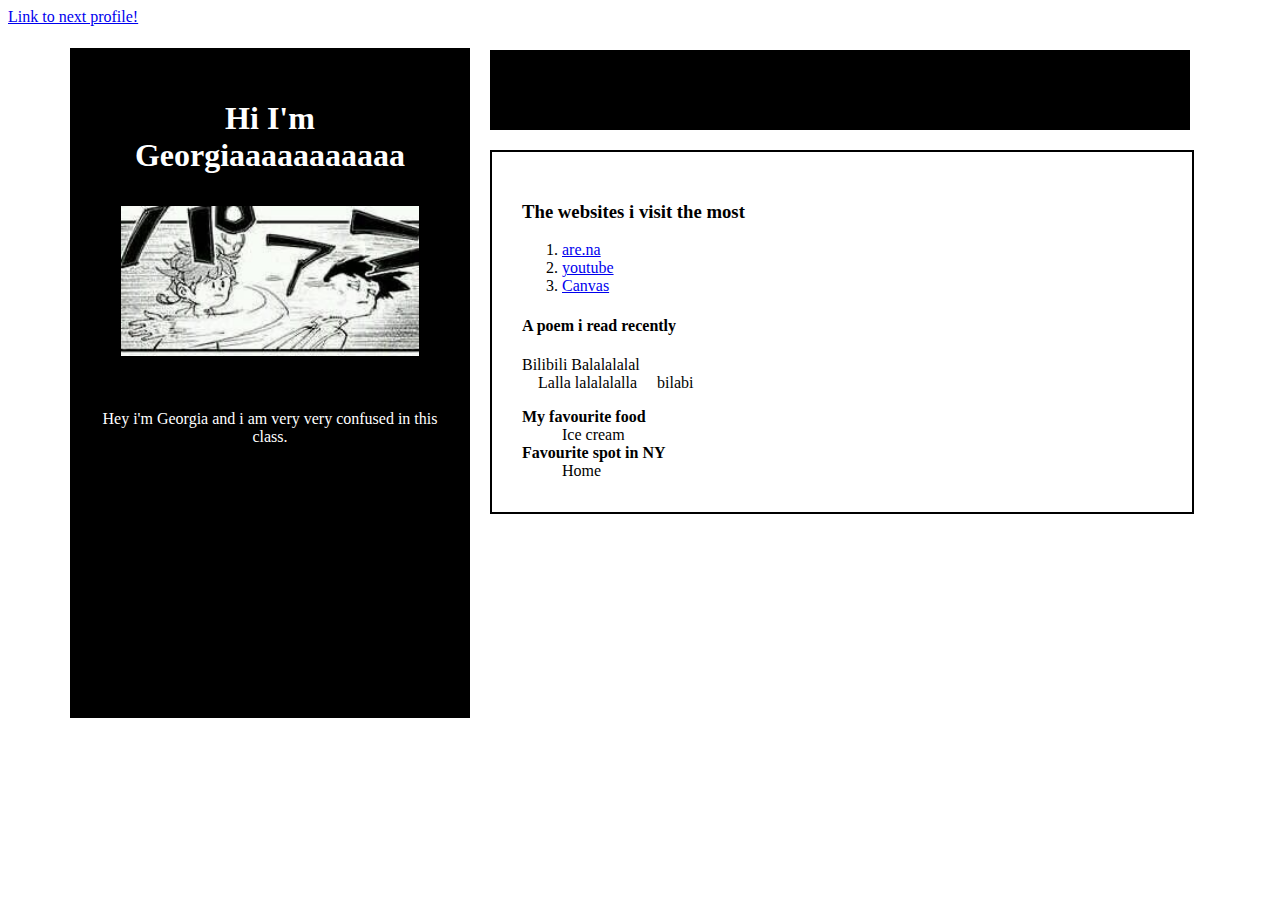
<file: index.html>
<!DOCTYPE html>
<html>
<body style="background-color:white;">
<head>
	<meta charset="utf-8">
	<title>My profile</title>
	<style type="text/css">
	
	.profilebox{
		left:30px;
		position:fixed;
		height:70%;
		width: 360px;
		margin:40px;
		padding:20px;
		background:black;
		box-shadow: black;

	}

	.rightbox{
		position: absolute;
		margin:20px;
		left:470px;
		top:130px;
		width:50%;
		height:300px;
		margin:20px;
		border: black 2px solid;
		padding:30px;
	}

	.tinybox{
		position: absolute;
		margin:20px;
		left:470px;
		top:30px;
		padding:30px;
		background:black;
		width:50%;
		height:20px;

	}
	
	

	</style>
</head>
<body>
	<div class="profilebox">
		<center>
			<h1><p style="color:white">Hi I'm Georgiaaaaaaaaaaa</p></h1>
			<img src="profile.jpg" height="150" alt="profile pic">
			<p> (random pic i found)</p>
			<p>
				<p style="color:white">
				Hey i'm Georgia and i am very very confused in this class.
				</p>
			</p>
		</center>
	</div>

	<div class="rightbox">
		<h3>The websites i visit the most</h3>
		<ol>
			<li><a href="htpps://are.na">are.na</a></li>
			<li><a href="htpps://youtube.com">youtube</a></li>
			<li><a href="https://canvas.newschool.edu">Canvas</a></li>
		</ol>
	
		<h4> A poem i read recently</h4>
		<p>Bilibili Balalalalal<br>
			&emsp;Lalla
			lalalalalla
			&emsp;bilabi
		</p>
	
		<dl>
			<dt><b> My favourite food</b></dt>
			<dd>Ice cream</dd>
	
			<dt><b> Favourite spot in NY</b></dt>
			<dd>Home</dd>

	</div>

	<div class="tinybox">

	</div>

	
	<footer>
		<a href="https://hsharriman.github.io">
		Link to next profile!
		</a>
		
	</dl>
</body>
<!--ni shi da sha gua-->
</html>
</file>
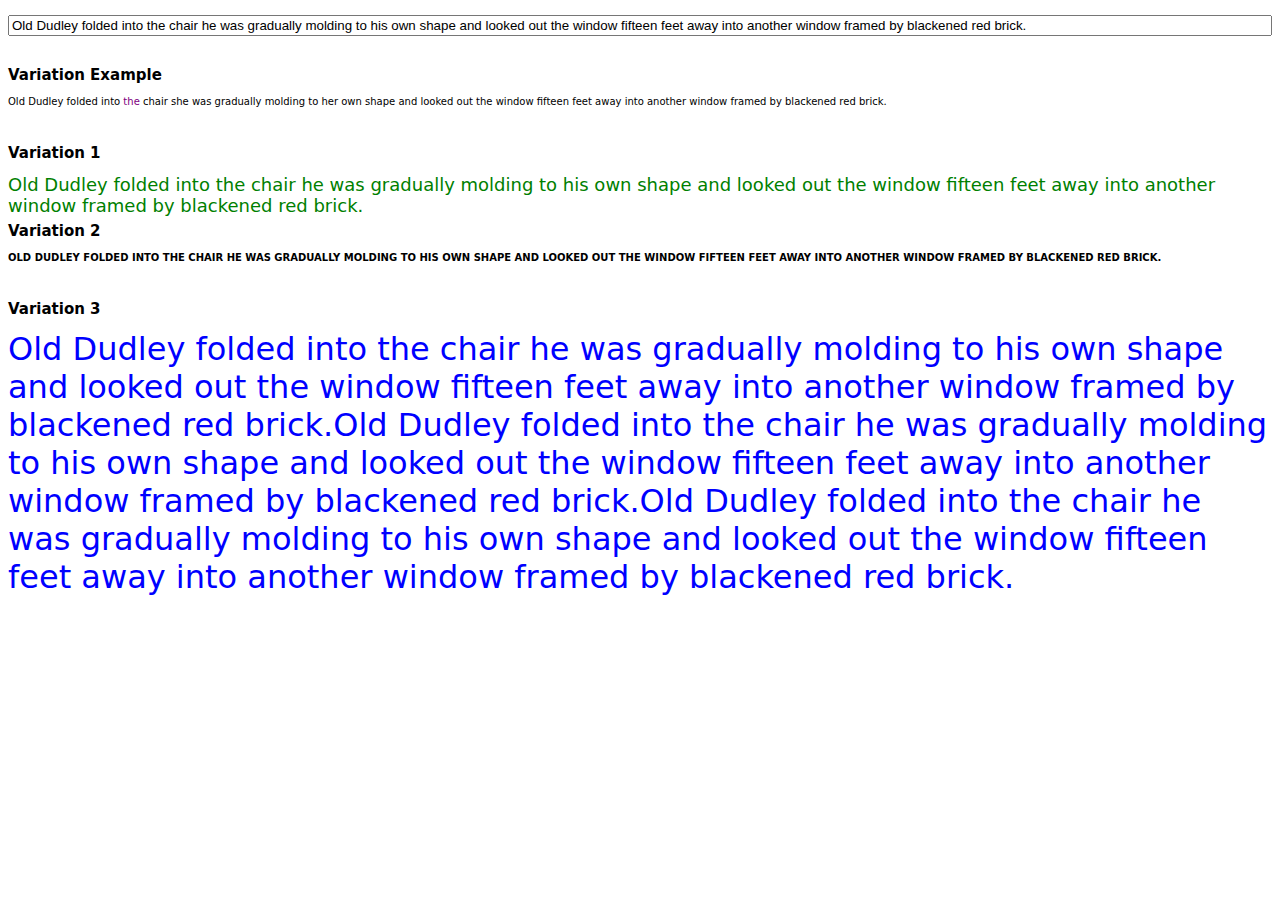
<file: exercisec/index.html>
<!DOCTYPE html>
<html lang="en" dir="ltr">
  <head>
    <meta charset="utf-8">
    <link rel="stylesheet" href="index.css">
    <script type="text/javascript" src="index.js" defer></script>
    <title></title>
  </head>
  <body>
    <main>
      <div class="input-wrapper">
        <input id="sentence" value="Old Dudley folded into the chair he was gradually molding to his own shape and looked out the window fifteen feet away into another window framed by blackened red brick."></input>
      </div>

      <h2>Variation Example</h2>
      <div id="variation-exp" class="sentence"></div>

      <h2>Variation 1</h2>
      <div id="variation-one" class="sentence"></div>

      <h2>Variation 2</h2>
      <div id="variation-two" class="sentence"></div>

      <h2>Variation 3</h2>
      <div id="variation-three" class="sentence"></div>
    </main>
  </body>
</html>
</file>
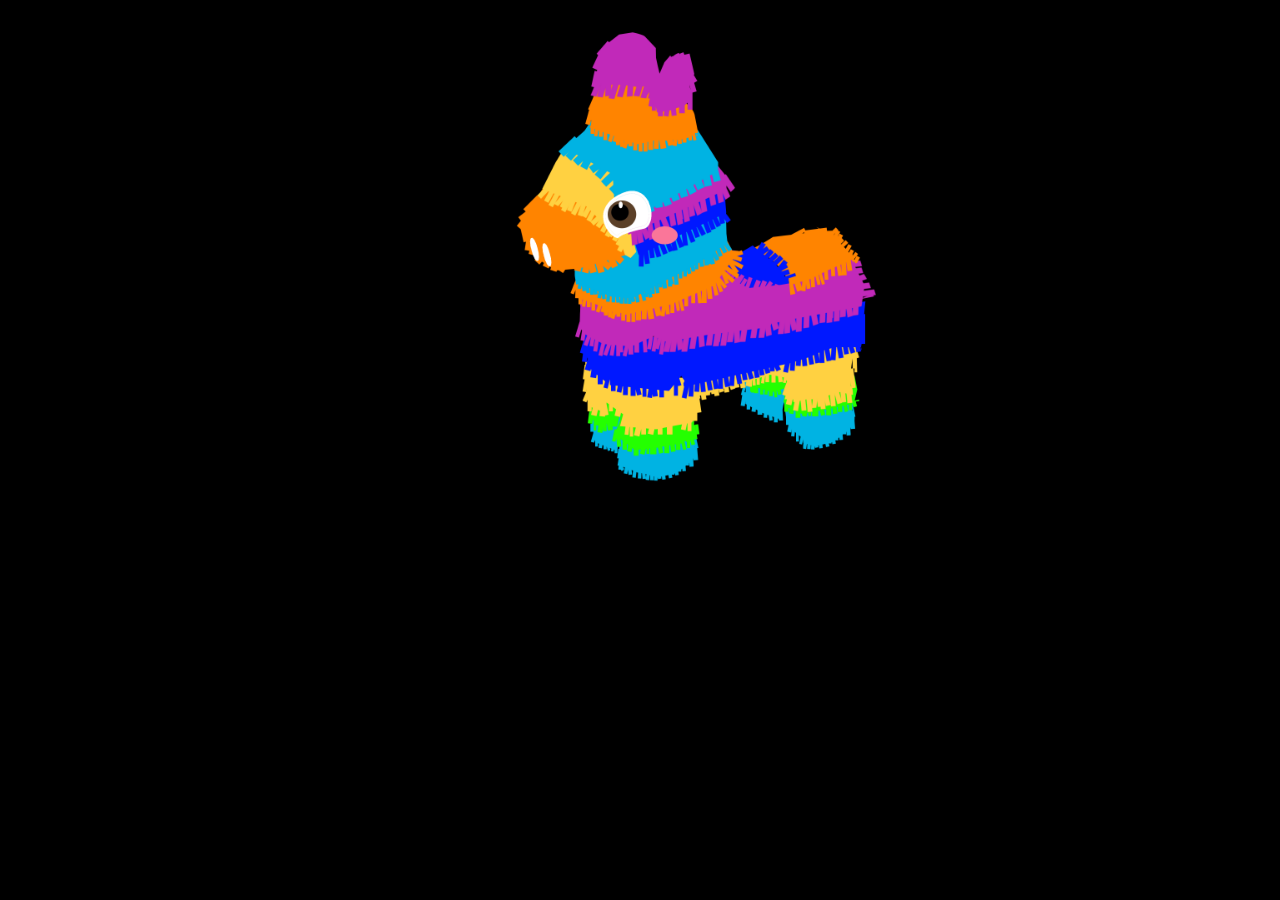
<file: confetti/project2/index.html>
<!doctype html>
<head>
  <title>Type to know your ABCs</title>
  <script src="jquery-3.2.0.min.js"></script>
  <script src="init.js"></script>
  <link rel="stylesheet" type="text/css" href="style.css">
</head>
<body>
 
<body style="background-color:black;"></body>
<div id="container">
  <span id="cursor"></span>
  
</div>

  
<div id="pinata">
  <img src="pinata1.png" id="start" alt="Alternate Text" />
</div>


</body>
</html>
</file>
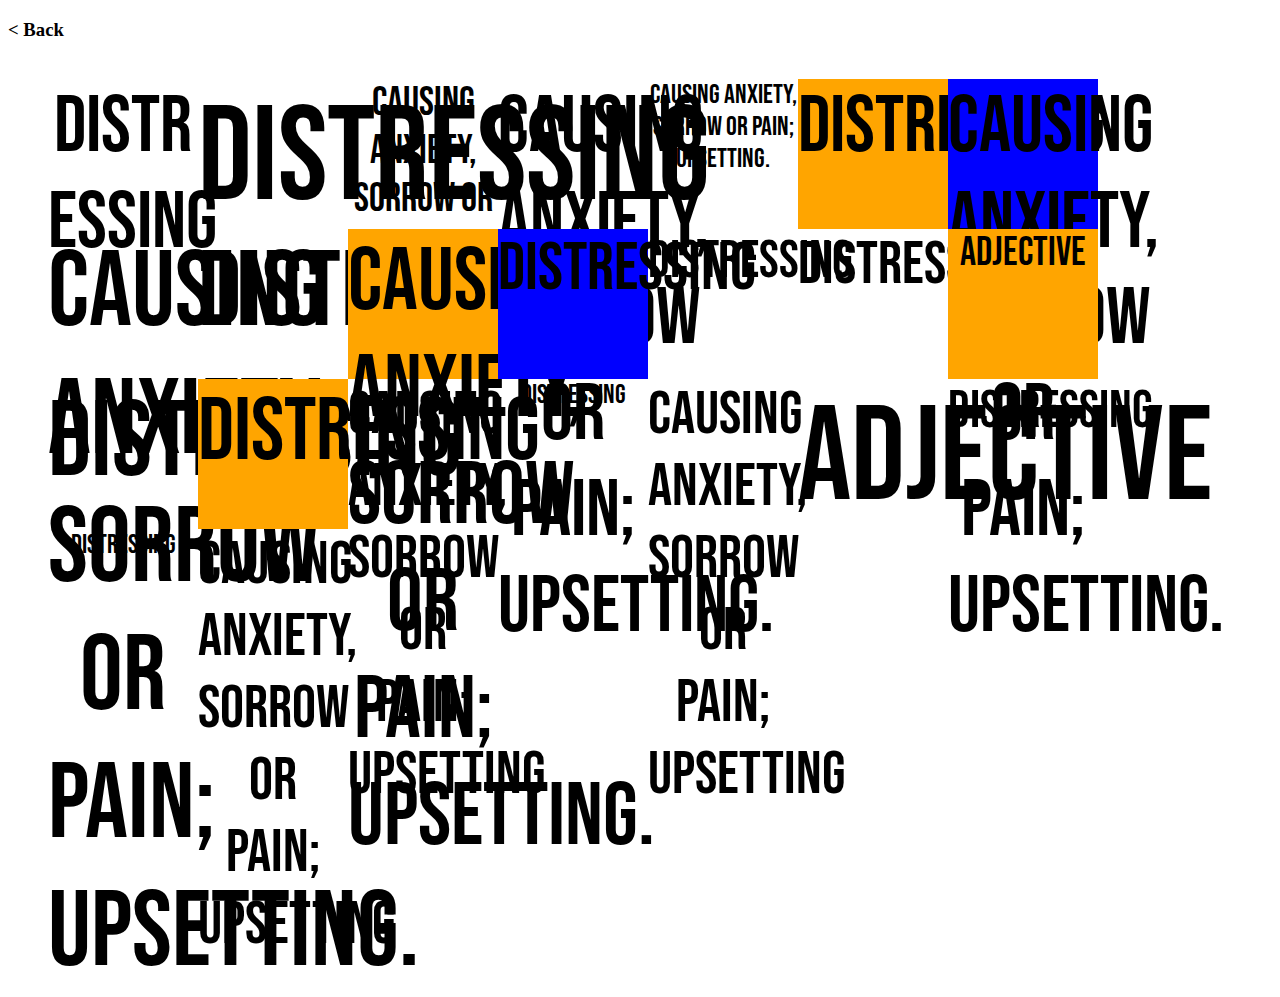
<file: distressingtickles/distressing.html>
<!DOCTYPE html>
<html>
	<head>
		<meta charset="UTF-8">
		<link href="distressing.css" rel="stylesheet"/>

        <title>Distressing</title>
        
        <link href='https://fonts.googleapis.com/css?family=Bebas Neue' rel='stylesheet'>
        
        <style>
        .body{
            cursor: wait;
        }
        </style>


    </head>
    
	<body>

		<a href="homepage.html" style="text-decoration:none;">
			<b>
			<h3>
				<p style="color: black;">
				< Back
				</p>
			</h3>
			</b>
		</a>

<!--Heres where all the chaos starts-->
        <div id="boxframe">
            <div class="cell cell-1">
                DISTR
                ESSING
            </div>

            <div class="cell cell-2">
                DISTRESSING

            </div>

            <div class="cell cell-3">
                causing anxiety, sorrow or pain; upsetting.
            </div>

            <div class="cell cell-4">
                causing anxiety, sorrow or pain; upsetting.

            </div>

            <div class="cell cell-5">
                causing anxiety, sorrow or pain; upsetting.
            </div>

            <div class="cell cell-6">
                Distressing
            </div>
            <div class="cell cell-7">
                causing anxiety, sorrow or pain; upsetting.
            </div>
            
            <div class="cell cell-8">
                causing anxiety, sorrow or pain; upsetting.
            </div>

            <div class="cell cell-8">
                DISTRESSING
            </div>

            <div class="cell cell-10">
                causing anxiety, sorrow or pain; upsetting.
            </div>
            <div class="cell cell-11">
                Distressing
            </div>
            
            <div class="cell cell-12">
                Distressing
            </div>

            <div class="cell cell-13">
                Distressing

            </div>

            <div class="cell cell-14">
                adjective
            </div>
<!--WEIRD CELL SECTION-->
            <div class="cell cell-8">
                DISTRESSING
            </div>
            
            <div class="cell cell-10">
                Distressing
            </div>

            <div class="cell cell-13">
                causing anxiety, sorrow or pain; upsetting

            </div>

            <div class="cell cell-5">
                DISTRESSING
            </div>

            <div class="cell cell-9">
                causing anxiety, sorrow or pain; upsetting
            </div>

            <div class="cell cell-2">
                adjective
            </div>
            
            <div class="cell cell-12">
                Distressing
			</div>

			<div class="cell cell-5">
                DISTRESSING
            </div>

            <div class="cell cell-9">
                causing anxiety, sorrow or pain; upsetting
            </div>
	<!--heres where all the -->

        </div>
    </body>

</html>
</file>
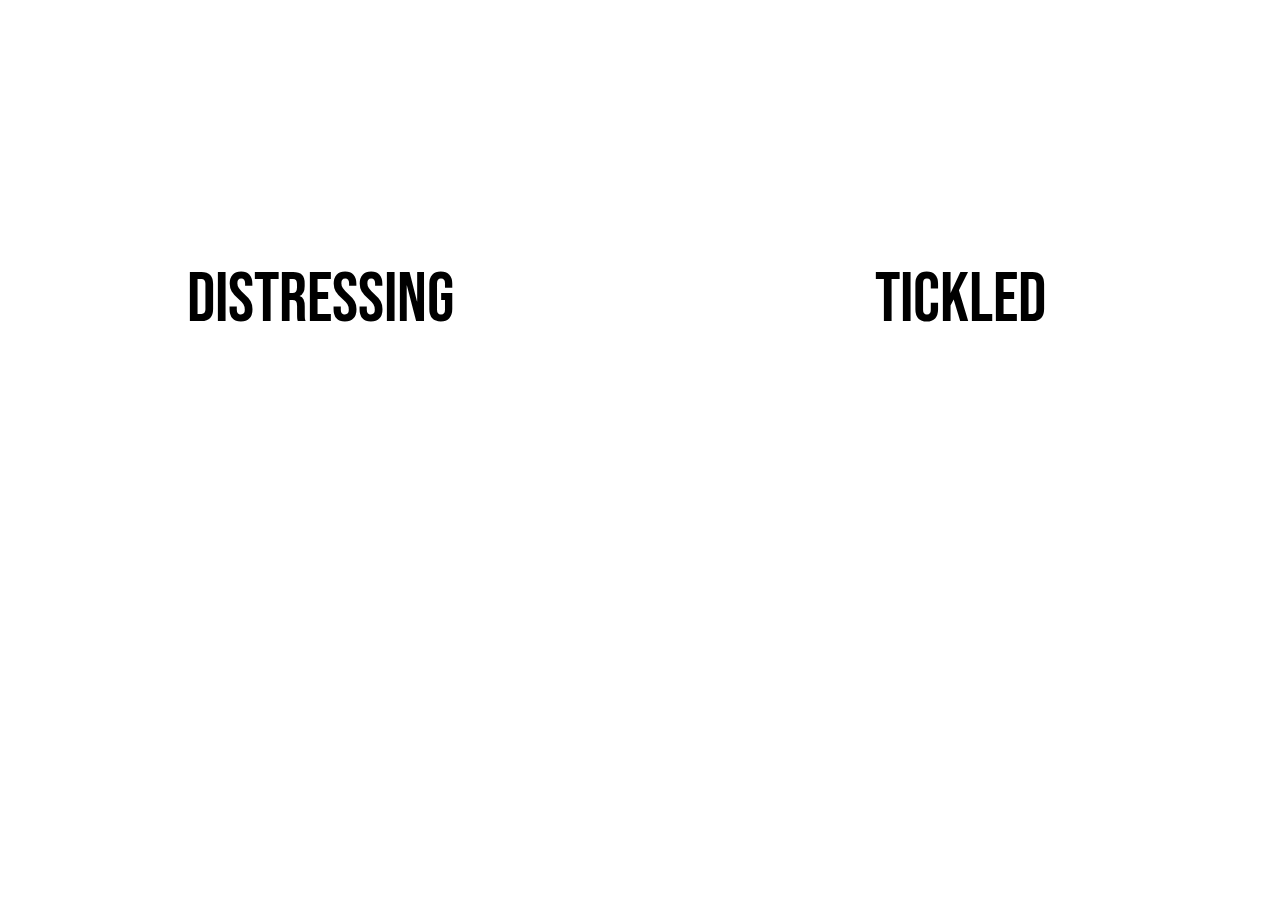
<file: distressingtickles/homepage.html>
<!DOCTYPE html>
<html>
    <head>
        <meta charset="UTF-8">
		<link href="homepage.css" rel="stylesheet"/>

        <title>Home page </title>
        <link href='https://fonts.googleapis.com/css?family=Bebas Neue' rel='stylesheet'>
    </head>

    <body>
        <div class="boxleft">
            <a href="distressing.html" style="color: black; text-decoration: none;">
                DISTRESSING</a>   
        </div>
        
        <div class="boxright">
            <a href="tickled.html" style="color: black; text-decoration: none;">
                TICKLED
            </a>
            
        </div>
    </body>
</html>
</file>
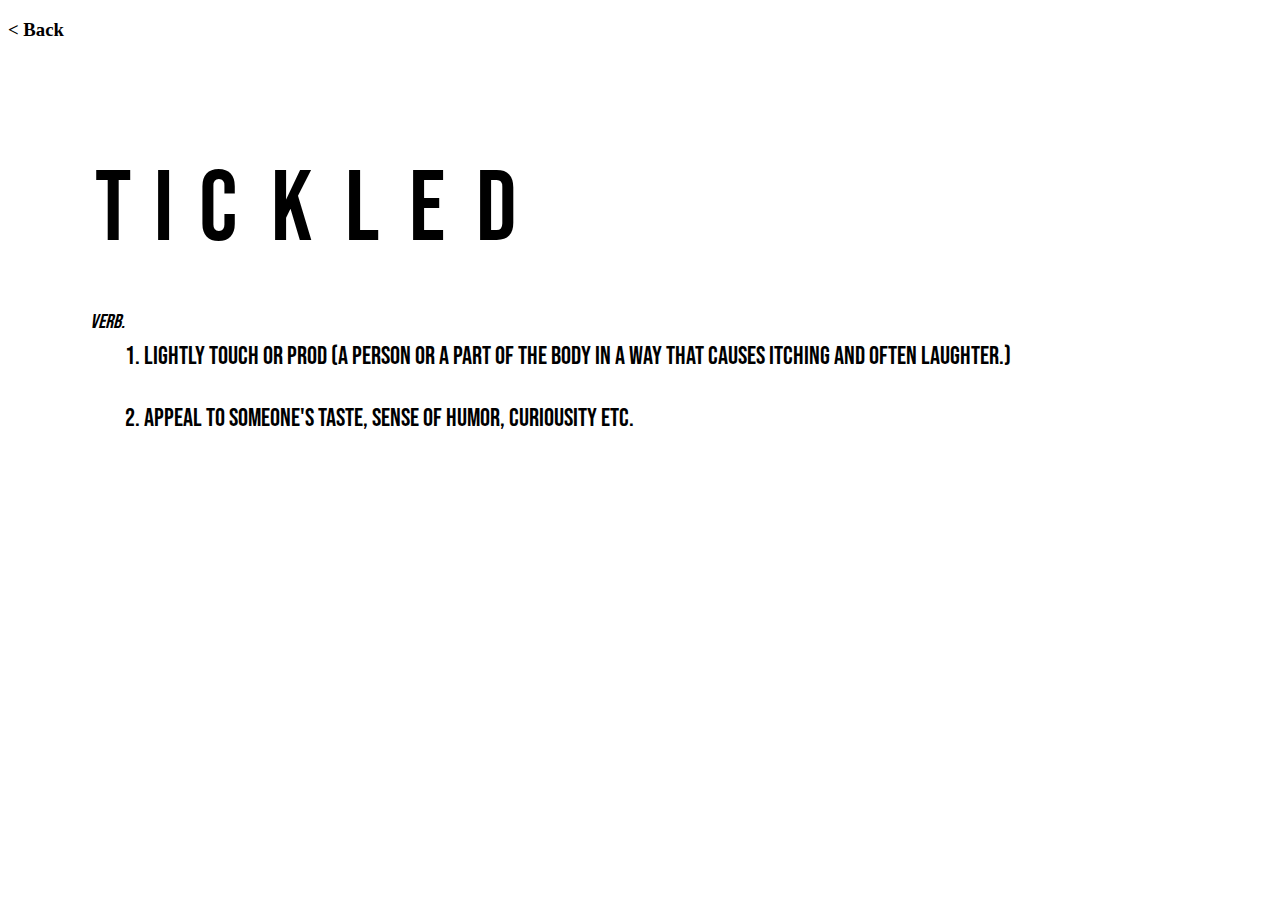
<file: distressingtickles/tickled.html>
<!DOCTYPE html>
<html>
	<head>
		<meta charset="UTF-8">
		<link href="tickled.css" rel="stylesheet"/>

		<title>Tickled</title>

		<link href='https://fonts.googleapis.com/css?family=Bebas Neue' rel='stylesheet'>


	</head>
	<body>

		<a href="homepage.html" style="text-decoration:none;">
			<b>
			<h3>
				<p style="color: black;">
				< Back
				</p>
			</h3>
			</b>
		</a>

		<div class="shapes shapes-1"></div>
		<div class="shapes shapes-2"></div>
		<div class="shapes shapes-3"></div>
		<div class="shapes shapes-4"></div>
		<div class="shapes shapes-5"></div>
		<div class="shapes shapes-6"></div>
		<div class="shapes shapes-7"></div>
		<div class="shapes shapes-8"></div>

		<div class="frame">
			<dix class="cell cell-1">
				T
			</dix>

			<dix class="cell cell-2">
				I
			</dix>

			<dix class="cell cell-3">
				C
			</dix>

			<dix class="cell cell-4">
				K
			</dix>

			<dix class="cell cell-5">
				L
			</dix>

			<dix class="cell cell-6">
				E
			</dix>

			<dix class="cell cell-7">
				D
			</dix>
		</div>

	<div class="frame2">
		<div id="tickverb"><i>Verb.</i></div>
		<div id="ticktext">
			<br>
			<div class="textanimation1">1.&nbsp;</div>
			<div class="textanimation2">Lightly&nbsp;</div>
			<div class="textanimation3">touch&nbsp;</div> 
			<div class="textanimation1">or&nbsp;</div>
			<div class="textanimation2">prod&nbsp;</div>
			<div class="textanimation3">(a&nbsp;</div>
			<div class="textanimation1">person&nbsp;</div>
			<div class="textanimation2">or&nbsp;</div>
			<div class="textanimation3">a&nbsp;</div> 
			<div class="textanimation1">part&nbsp;</div>
			<div class="textanimation2">of&nbsp;</div>
			<div class="textanimation3">the&nbsp;</div>

			<div class="textanimation1">body&nbsp;</div>
			<div class="textanimation2">in&nbsp;</div>
			<div class="textanimation3">a&nbsp;</div> 
			<div class="textanimation4">way&nbsp;</div>
			<div class="textanimation2">that&nbsp;</div>
			<div class="textanimation3">causes&nbsp;</div> 
			<div class="textanimation4">itching&nbsp;</div>
			<div class="textanimation2">and&nbsp;</div>
			<div class="textanimation1">often&nbsp;</div>
			<div class="textanimation4">laughter.)&nbsp;</div>
			<br>
			<br>
			<div class="textanimation3">2.&nbsp;</div> 
			<div class="textanimation1">Appeal&nbsp;</div>
			<div class="textanimation2">to&nbsp;</div>
			<div class="textanimation3">someone's&nbsp;</div> 
			<div class="textanimation1">taste,&nbsp;</div>
			<div class="textanimation2">sense&nbsp;</div>

			<div class="textanimation3">of&nbsp;</div> 
			<div class="textanimation4">humor,&nbsp;</div>
			<div class="textanimation2">curiousity&nbsp;</div>
			<div class="textanimation3">etc.&nbsp;</div> 


		</div>

	</div>



		
	</body>
</html>
</file>
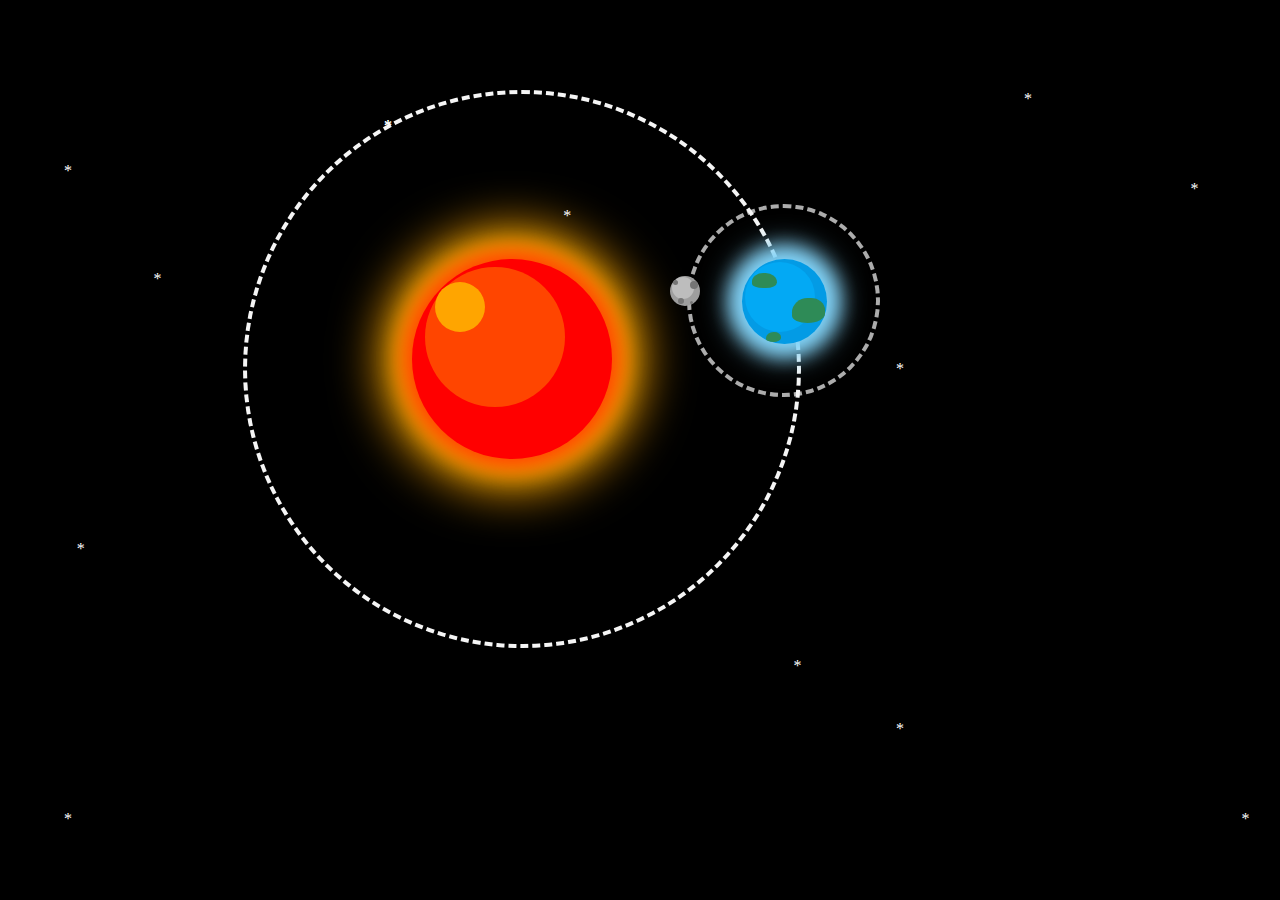
<file: exerciseb/exerciseb.html>
<!DOCTYPE html>
<html>
    <head>
    <meta charset="UTF-8">
    <title>Solar System</title>

    <link rel="stylesheet" href="exerciseb.css">

    </head>

    <body>

    <div class="sunring">
        <div class="sun">
            <div class="suninner">
                <div class="suninnerinner"></div>
            </div>
        </div>
  
        <div class="earth">
            <div class="innerearth">
                <div class="earthland1"></div>
                <div class="earthland2"></div>
                <div class="earthland3"></div>
            </div>
        </div>
        <div class="earthring"></div>
        <div class="gravity">
            <div class="moon">
                <div class="innermoon"></div>
                <div class="moondots"></div>
                <div class="moondots2"></div>
                <div class="moondots3"></div>
                <div class="moondots4"></div>
        </div>

        </div>
    </div>

    <span class="star" style="left:80%; top:10%;">*</span>
    <span class="star" style="left:5%; top:90%;">*</span>
    <span class="star" style="left:93%; top:20%;">*</span>
    <span class="star" style="left:5%; top:18%;">*</span>
    <span class="star" style="left:12%; top:30%;">*</span>
    <span class="star" style="left:62%; top:73%;">*</span>
    <span class="star" style="left:44%; top:23%;">*</span>
    <span class="star" style="left:70%; top:80%;">*</span>
    <span class="star" style="left:30%; top:13%;">*</span>

    <span class="star" style="left:97%; top:90%;">*</span>
    <span class="star" style="left:30%; top:13%;">*</span>


    <span class="star" style="left:70%; top:40%;">*</span>
    <span class="star" style="left:6%; top:60%;">*</span>




    </body>

</html>
</file>
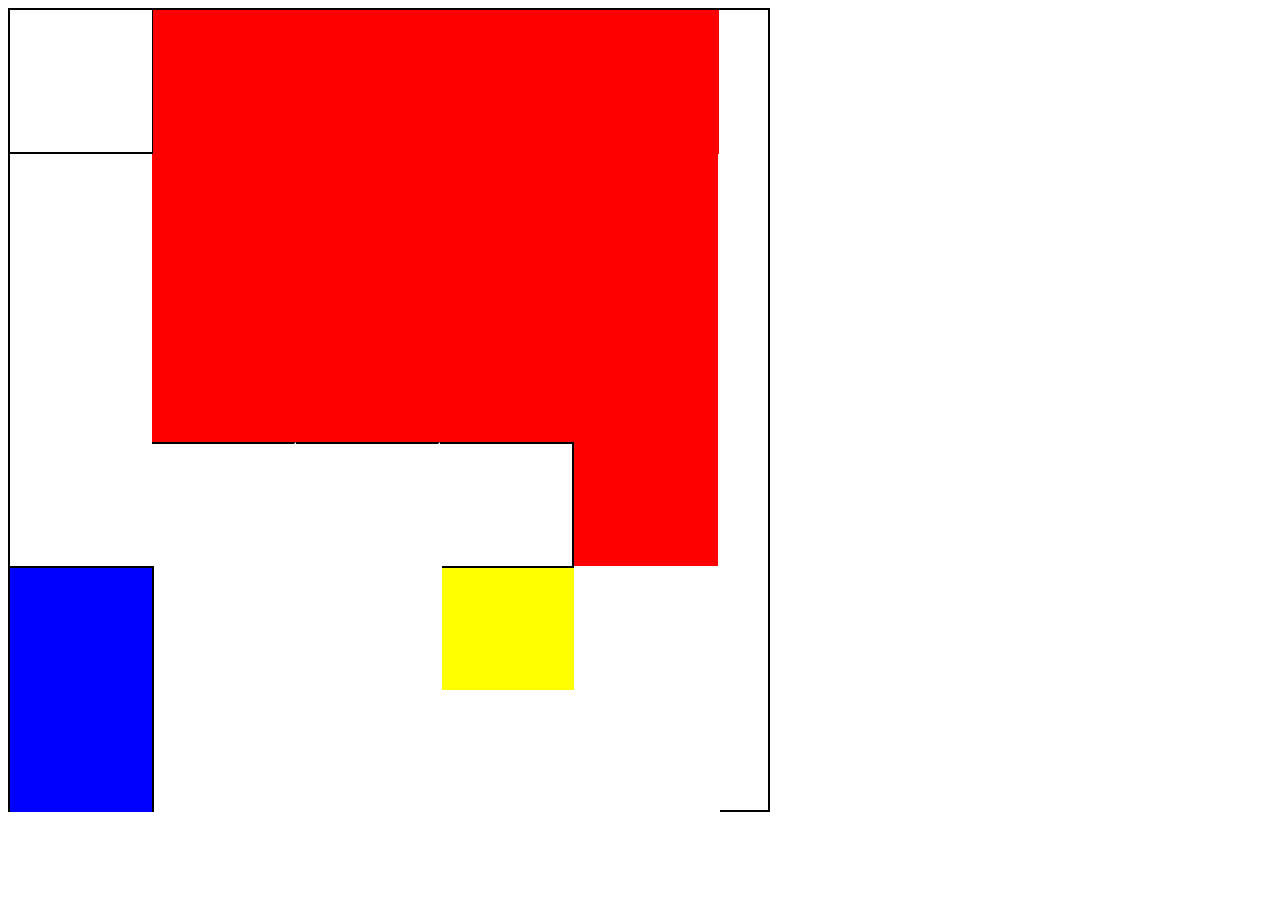
<file: exerciseb2/exerciseb2.html>
<!DOCTYPE html>
<html>
    <head>
        <meta charset="utf-8">
        <title></title>

        <link href="exerciseb2.css" rel="stylesheet">

    </head>

    <body>
    <div class="frame">
            <div class="box" style="background: white; border-bottom: 2px solid black; border-right:1px solid black;"></div>
            <div class="box" style="background:red; border: 1px solid transparent;"></div>
            <div class="box" style="background:red; border: 1px solid transparent;"></div>
            <div class="box2" style="background:red; border: 1px solid transparent;"></div>
            <div class="box" style="background:red; border: 1px solid transparent;"></div>

            
            <div class="box"></div>
            <div class="box" style="background:red; border: 1px solid transparent;"></div>
            <div class="box" style="background:red; border: 1px solid transparent;"></div>
            <div class="box2" style="background:red; border: 1px solid transparent;"></div>
            <div class="box" style="background: red; border: 1px solid transparent;"></div>
            
            <div class="box"></div>
            <div class="box" style="background: red; border: 1px solid transparent;"></div>
            <div class="box" style="background:red; border: 1px solid transparent;"></div>
            <div class="box2" style="background: red; border: 1px solid transparent;"></div>
            <div class="box" style="background: red; border: 1px solid transparent;"></div>
            
            <div class="box3"></div>
            <div class="box3" style="background:white; border-top:2px solid black; border-right: 2px solid transparent;"></div>
            <div class="box3" style="background:white; border-top:2px solid black; border-right: 2px solid transparent;"></div>
            <div class="box4" style="background:white; border-top:2px solid black; border-right: 2px solid black;"></div>
            <div class="box3" style="background:red; border: 1px solid transparent;"></div>
            
            <div class="box3" style="background:blue; border-top: 2px solid black; border-right: 2px solid black;"></div>
            <div class="box3" style="background:white; border: 1px solid transparent;"></div>
            <div class="box3" style="background:white; border: 1px solid transparent;"></div>
            <div class="box4" style="background:yellow; border-top: 2px solid black;"></div>
            <div class="box3" style="background:white; border: 1px solid transparent;"></div>

            <div class="box3" style="background: blue; border-right:2px solid black;"></div>
            <div class="box3" style="background:white; border: 1px solid transparent;"></div>
            <div class="box3" style="background:white; border: 1px solid transparent;"></div>
            <div class="box4" style="background:white; border: 1px solid transparent;"></div>
            <div class="box3" style="background:white; border: 1px solid transparent;"></div>


    </div>
    </body>
</html>
</file>
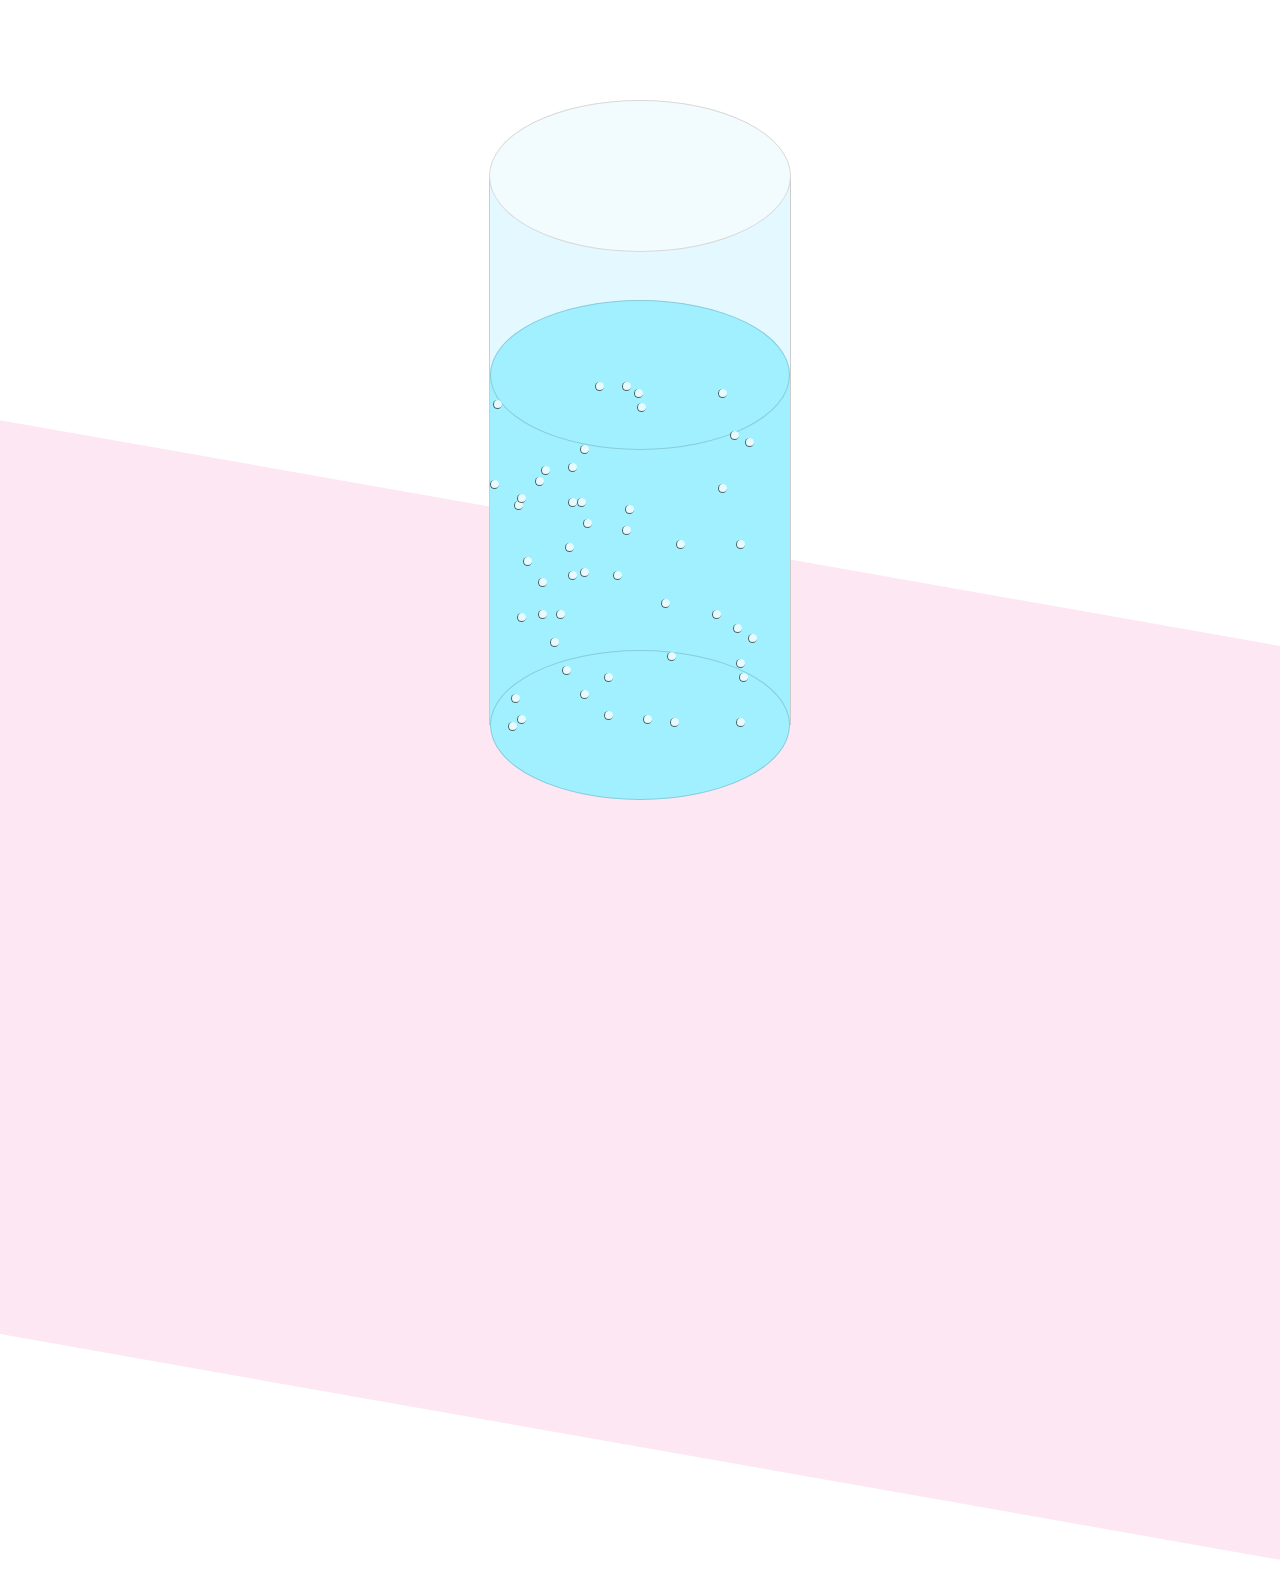
<file: labweek6/week6.html>
<!DOCTYPE html>
<html lang="en" dir="ltr">

<head>
  <meta charset="utf-8">
  <title></title>
  <link rel="stylesheet" href="week6.css">
  <script type="text/javascript" defer src="week6.js">

  </script>
</head>

<body>
  <main id="glass">
    <div class="top"></div>
    <div id="water">
      <div class="top"></div>
      <div class="bubble-wrapper">

      </div>

      <div class="bottom"></div>
    </div>
  </main>
  <div id='table'>

  </div>
</body>

</html>
</file>
<file: exercisec/index.css>
html {
  font-size: 62.5%;
  font-family: sans;
}

.input-wrapper {
  display: flex;
  margin: 1.5rem 0 3rem 0;
}

input {
  width: 100%;
}

.sentence {
  height: 3.5rem;
}
</file>
<file: confetti/project2/style.css>
body {
  font-size: 72px;
  line-height: 1em;
  width:100%;
  height:100%;
  background-color: black;
}


#container {
  position: relative;
  word-wrap: break-word;
  text-align:center;
}
.inner {
  /*display:block;*/
  position:absolute;
}

img{
position: relative;
width: 500px;
height:500px;
text-align: center;
left:35%;
top:20%;
}
</file>
<file: distressingtickles/distressing.css>
#boxframe{
  margin:10px;
  padding:20px;
  width:90%;
  height:80%;
  align:center;
  cursor:help;
}


.cell{
  position:relative;
  float:left;
  left:10px;
  transition:transform 0.7s;
  width:150px;
  height:150px;
  margin:5 auto;
  grid-gap: 10px 10px;
  font-family: 'Bebas Neue';
  text-align: center;
}

.cell-1{
  background: transparent;
  font-size: 60pt;


  
}
.cell-1:hover{
  transform: scale(-10);
}

.cell-2{
  background: transparent;
  font-size: 100pt;
}

.cell-2:hover{
  transform: scale(-5);
}


.cell-3{
  background: transparent;
  font-size: 30pt;
}

.cell-3:hover{
  transform: scale(30);
}


.cell-4{
  background: transparent;
  font-size: 60pt;

}

.cell-4:hover{
  transform: scale(-20);
}

.cell-5{
  background: transparent;
  font-size:20pt;

}

.cell-5:hover{
  transform: scale(80);
}


.cell-6{
  background:orange;
  font-size:60pt;
}

.cell-6:hover{
  transform: scale(-10);
}


.cell-7{
  background: blue;
  font-size: 60pt;
}

.cell-7:hover{
  transform: scale(-70);
}


.cell-8{
  background:transparent;
  font-size:80pt;
}

.cell-8:hover{
  transform: scale(-10);
}

.cell-9{
  background: transparent;
  font-size: 45pt ;
}

.cell-9:hover{
  transform: scale(36);
}


.cell-10{
  background:orange;
  font-size: 67pt;
}

.cell-10:hover{
  transform: scale(-30);
}

.cell-11{
  background: blue;
  font-size: 50pt;
}

.cell-11:hover{
  transform: scale(-40);
}


.cell-12{
  background:transparent;
  font-size: 40pt;
}

.cell-12:hover{
  transform: scale(-20);
}


.cell-13{
  background: transparent;
  font-size: 45pt ;
}

.cell-13:hover{
  transform: scale(30)
}

.cell-14{
  background:orange;
  font-size: 30pt;
}

.cell-14:hover{
  transform:scale(-20)
}

.cell-15{
  background:blue;
  font-size:70pt;
}

.cell-15:hover{
  transform:scale(70)
}
</file>
<file: distressingtickles/homepage.css>
.boxleft{
    position: fixed;
    left:0px;
    height:100%;
    width: 50%;
    text-align: center;
    padding:250px 0;
    font-size: 70px;
    font-family: 'Bebas Neue';
    text-decoration: none;

}

.boxleft:hover{
    background-color: blue;
}

.boxright{
    position: fixed;
    right:0px;
    height:100%;
    width: 50%;
    padding:250px 0;
    text-align: center;
    font-size: 70px;
    font-family: 'Bebas Neue';
    text-decoration: none;
}

.boxright:hover{
    background-color: orange;
}
</file>
<file: distressingtickles/tickled.css>
.frame{
  height:130px;
  widows: 500px;
  top:150px;
  left:80px;
  position:fixed;
  cursor: help;
  font-family: 'Bebas Neue';

}

.frame2{
  height: 100px;
  width:100%;
  position: absolute;
  top:310px;
  left:90px;
  white-space: nowrap;
  display: flex;
  flex-direction: row;
  cursor:help;
  font-family: 'Bebas Neue';

}

#tickverb{
  font-family: 'Bebas Neue';
  font-size: 20px;
  margin:10 auto;

}

#ticktext{
  font-family: 'Bebas Neue';
  font-size: 25px;
  margin:10 auto;
  float:left
}

.textanimation1{
  background:transparent;
  float:left;

}

.textanimation1:hover{
  transform: translateY(20px);
  color:orange;
}

.textanimation2{
  background:transparent;
  float:left;

}

.textanimation2:hover{
  transform: translateX(-30px);
  color:orange;

}

.textanimation3{
  background:transparent;
  float:left;

}

.textanimation3:hover{
  transform: translateY(10px);
  color:blue;
}

.textanimation4{
  background:transparent;
  float:left

}

.textanimation4:hover{
  transform: translateY(30px);
  color:blue;
}

.cell{
  position:relative;
  float:left;
  transition:transform 0.25s;
  margin:10 auto;
  font-family: 'Bebas Neue';
  text-align: center;
  font-size: 100px;
  outline: none;
}

.cell-1{
  background:transparent;
  width:65px;
}

.cell-1:hover{
  transform: scale(1.4)
  rotate(-10deg)
  translateX(10px);
  color: orange;
}

.cell-1:active{
  transform: scale(1.4)
  rotate(30deg)
  translateX(-10px);
  cursor: pointer;
}

.cell-2{
  background:transparent;
  width:37px;

}

.cell-2:hover{
  transform: scale(-1.6)
  rotate(20deg)
  translateX(10px);;
  cursor: pointer;
  color: orange;
}

.cell-2:active{
  transform: scale(-1.6)
  rotate(-30deg)
  translateX(-10px);
}

.cell-3{
  background:transparent;
  width:71px;
}

.cell-3:hover{
  transform: scale(-1.5)
  rotate(-20deg)
  translateX(10px);;
  color: orange;
  cursor: pointer;
}

.cell-3:active{
  transform: scale(-1.6)
  rotate(-40deg)
  translateX(-10px);

}

.cell-4{
  background:transparent;
  width:76px;
}

.cell-4:hover{
  transform: scale(1.4)
  rotate(30deg)
  translateX(10px);
  cursor: pointer;
  color: orange;
}

.cell-4:active{
  transform: scale(1.6)
  rotate(-10deg)
  translateX(-10px);
}

.cell-5{
  background:transparent;
  width:65px;
}
.cell-5:hover{
  transform: scale(-1.2) 
  rotate(-10deg)
  translateX(10px);
  cursor: pointer;
  color: orange;
  
}

.cell-5:active{
  transform: scale(-1.6)
  rotate(-40deg)
  translateX(-10px);
}

.cell-6{
  background:transparent;
  width:65px;
}

.cell-6:hover{
  transform: scale(1.2)
  rotate(30deg)
  translateX(10px);
  cursor: pointer;
  color: orange;
}

.cell-6:active{
  transform: scale(1.6)
  rotate(50deg)
  translateX(-10px);
}

.cell-7{
  background:transparent;
  width:75px;
}

.cell-7:hover{
  transform: scale(-1.5)
  rotate(-20deg)
  translateX(10px);
  cursor: pointer;
  color: orange;
}

.cell-7:active{
  transform: scale(-1.6)
  rotate(-40deg)
  translateX(-10px);
}

.shapes{
  height:80px;
  width:80px;
  position: absolute;
  background:transparent;
}

.shapes-1{
  left:55px;
  top:70px;
}

.shapes-1:hover{
  background:blue;
}

.shapes-1:active{
  transform: scale(-1.4)
  rotate(-40deg)
  translateX(-10px);
}

.shapes-2{
  right:200px;
  top:100px;
}

.shapes-2:hover{
  background:orange;
}

.shapes-2:active{
  transform: scale(-1.4)
  rotate(-40deg)
  translateX(-10px);
}

.shapes-3{
  right:400px;
  top:200px;
}

.shapes-3:hover{
  background:orange;
}

.shapes-3:active{
  transform: scale(-1.4)
  rotate(-40deg)
  translateX(-10px);
}

.shapes-4{
  right:200px;
  top:400px;
}

.shapes-4:hover{
  background:orange;
}

.shapes-4:active{
  transform: scale(-1.4)
  rotate(-40deg)
  translateX(-10px);
}

.shapes-5{
  left:200px;
  top:450px;
}

.shapes-5:active{
  transform: scale(-1.4)
  rotate(-40deg)
  translateX(-10px);
}

.shapes-5:hover{
  background:orange;
}

.shapes-6{
  left:500px;
  top:530px;
}

.shapes-6:hover{
  background:blue;
}

.shapes-6:active{
  transform: scale(-1.4)
  rotate(-40deg)
  translateX(-10px);
}

.shapes-7{
  left:350px;
  top:260px;
}

.shapes-7:hover{
  background:blue;
}

.shapes-7:active{
  transform: scale(-1.4)
  rotate(-40deg)
  translateX(-10px);
}

.shapes-8{
  left:500px;
  top:90px;
}

.shapes-8:hover{
  background:orange;
}

.shapes-8:active{
  transform: scale(-1.4)
  rotate(-40deg)
  translateX(-10px);
}
</file>
<file: exerciseb/exerciseb.css>
body{
    background-color: black;
}



.sun{
    width: 200px;
    height: 200px;
    position: absolute;
    left:30%;
    top:30%;
    background: red;
    border-radius: 50%; 
    box-shadow:
    0 0 20px 10px orangered,  
    0 0 50px 30px orange, 
    0 0 30px 10px yellow; 

}

.suninner{
    width: 140px;
    height:140px;
    left:13px;
    top:8px;
    position:relative;
    background:orangered;
    border-radius: 50%;

}

.suninnerinner{
    width: 50px;
    height:50px;
    left:10px;
    top:15px;
    position:relative;
    background:orange;
    border-radius: 50%;
}


.sunring{
    width: 550px;
    height: 550px;
    left:19%;
    top:10%;
    position:absolute;
    border-radius:50%;
    border: 4px dashed whitesmoke;
    animation: orbit 30s linear infinite;
}

.earth{
    width: 85px;
    height: 85px;
    left:90%;
    top:30%;
    position: relative;
    background: #039BE5;
    border-radius: 50%;
    box-shadow: 
    0 0 20px 10px #81D4FA , 
    0 0 30px 10px skyblue; 
    animation: orbit 5s linear infinite;
}
@keyframes orbit { to { transform: rotate(1turn); } }


.innerearth{
    width:70px;
    height:70px;
    top:3px;
    left:3px;
    position: relative;
    border-radius: 50%;
    background: #03A9F4;
}

.earthland1{
    width:25px;
    height:15px;
    left:10%;
    top:15%;
    position: relative;
    border-radius: 50% 50% 50% 50%/60% 70% 40% 30%;
    background: seagreen;
}

.earthland2{
    width:33px;
    height:25px;
    left:67%;
    top:30%;
    position: relative;
    border-radius: 50% 45% 55% 50%/60% 50% 40% 30%;
    background: seagreen;
}

.earthland3{
    width:15px;
    height:10px;
    left:30%;
    top:43%;
    position: relative;
    border-radius: 50% 45% 50% 50%/60% 50% 40% 30%;
    background: seagreen;
}

.earthring{
    width: 185px;
    height:185px;
    position: absolute;
    left:80%;
    top:20%;
    border-radius: 50%;
    border:4px dashed whitesmoke;
    opacity: 70%;
}
@keyframes side { to { transform: translateX(180px), translateY(190px); } }

.gravity{
    width:30px;
    height:30px;
    position: absolute;
    animation: side 3s infinite ease-in-out alternate;
    left:103%;
    top:20%;
}

.moon{
    width:30px;
    height:30px;
    position: absolute;
    left:-480%;
    top:240%;
    border-radius: 50%;
    background:  #9E9E9E;
    animation: orbit 5s linear infinite;
    transform-origin: 100px center;
}

.innermoon{
    width:22px;
    height:22px;
    position: relative;
    left:2px;
    top:1px;
    background: #BDBDBD;
    border-radius: 50%;

}

.moondots{
    width:6px;
    height:6px;
    position: relative;
    left:8px;
    border-radius: 50%;
    background: #757575 ;
}

.moondots2{
    width:8px;
    height:8px;
    position: relative;
    left:20px;
    bottom: 23px;
    border-radius: 50%;
    background: #757575 ;
}

.moondots3{
    width:3px;
    height:3px;
    position: relative;
    left:20px;
    bottom:11px;
    border-radius: 50%;
    background: #757575 ;
}

.moondots4{
    width:5px;
    height:5px;
    position: relative;
    left:3px;
    bottom:35px;
    border-radius: 50%;
    background: #757575 ;
}

.star{
    position:absolute;
    color:white;
}
</file>
<file: exerciseb2/exerciseb2.css>
.frame{
    width:60%;
    height:800px;
    border: 2px solid black;
}

.box{
    width:142px;
    height:142px;
    display:grid;
    float:left;

}

.box2{
    width:132px;
    height:142px;
    display:grid;
    float:left;
}

.box3{
    width:142px;
    height:122px;
    display:grid;
    float:left;

}


.box4{
    width:132px;
    height:122px;
    display:grid;
    float:left;
}
</file>
<file: labweek6/week6.css>
html {
  font-size: 62.5%;
  height: 100%;
}

body {
  height: 100%;
  margin: 0;
  display: flex;
  justify-content: center;
  align-items: center;
}

#glass {
  width: 30rem;
  height: 55rem;
  background-color: #e3f8ff;
  position: relative;
  display: flex;
  flex-direction: column;
  justify-content: flex-end;
  border-left: solid 1px #CCC;
  border-right: solid 1px #CCC;
  z-index: 20;
}

.top {
  position: absolute;
  width: 30rem;
  height: 15rem;
  top: -7.5rem;
  border-radius: 50%;
}

#glass>.top {
  background-color: #f2fcff;
  left: -.1rem;
  border: solid 1px #d9d9d9;
}

#water {
  background-color: #a1f0ff;
  width: 30rem;
  height: 35rem;
  position: relative;
}

#water>.top {
  background-color: #a1f0ff;
  border: solid 1px #89ccd9;
  box-sizing: border-box;
}

#water>.bottom {
  width: 30rem;
  height: 15rem;
  border-radius: 50%;
  position: absolute;
  bottom: -7.5rem;
  background-color: #a1f0ff;
  border: solid 1px #89ccd9;
  box-sizing: border-box;
}

.bubble {
  position: absolute;
  width: .8rem;
  height: .8rem;
  border-radius: 50%;
  opacity: .75;
  background-color: #FFF;
  border-left: solid 1px #333;
  border-bottom: solid 1px #333;
  z-index: 20;
  transition: top .5s ease-in-out, opacity .75s ease-in-out;
  transition-delay: 0s, .5s;
}

.bubble-wrapper{
  width:100%;
  height:100%;
}

.bubble-wrapper .bubble:nth-child(1) {
  top: 10%;
  left: 24%;
}

.bubble-wrapper .bubble:nth-child(2) {
  top: 63%;
  left: 77%;
}

.bubble-wrapper .bubble:nth-child(3) {
  top: 47%;
  left: 63%;
}

.bubble-wrapper .bubble:nth-child(3) {
  top: 40%;
  left: 9%;
}

.bubble.pop{
  top:0% !important;
 opacity: 0%;
}

#table{
  width: 125vw;
  height: 100vh;
  position: absolute;
  top: 60vh;
  background-color:#FDE7F3;
  transform: rotateZ(10deg);
}
</file>
